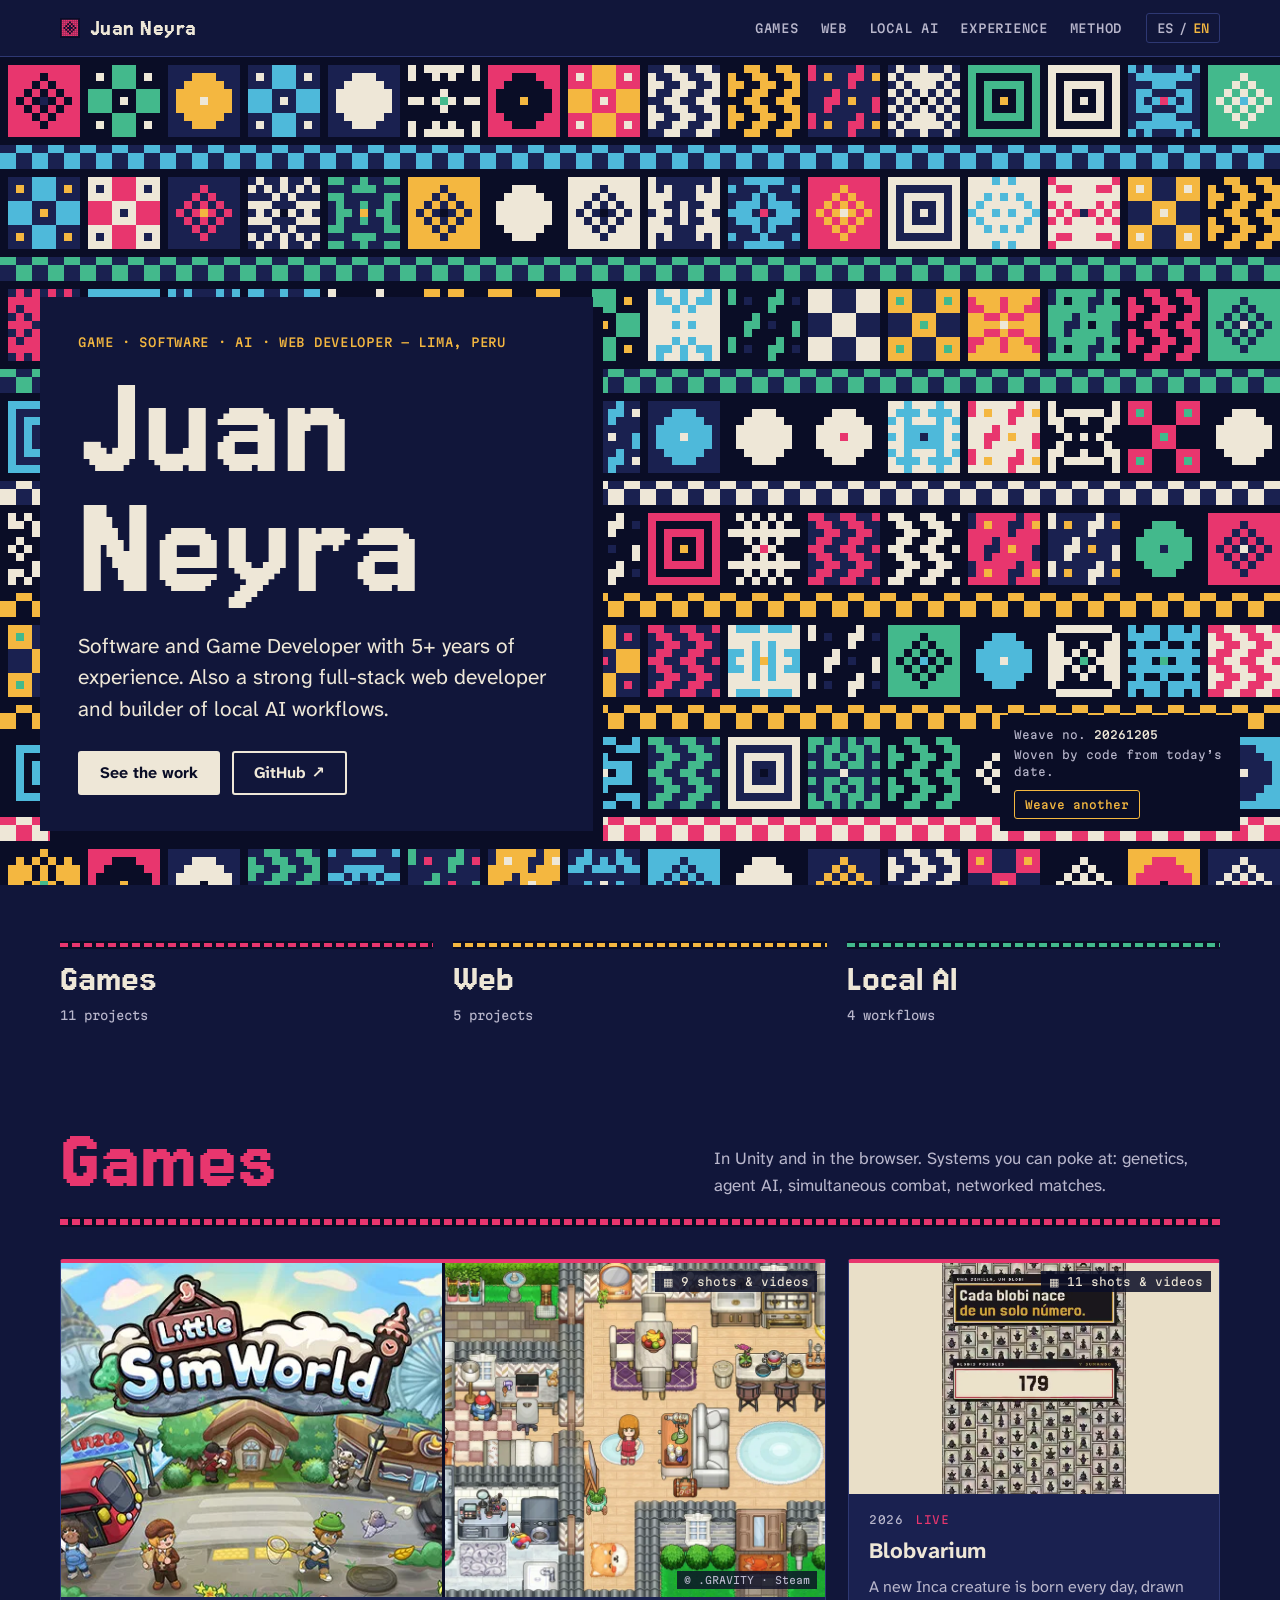
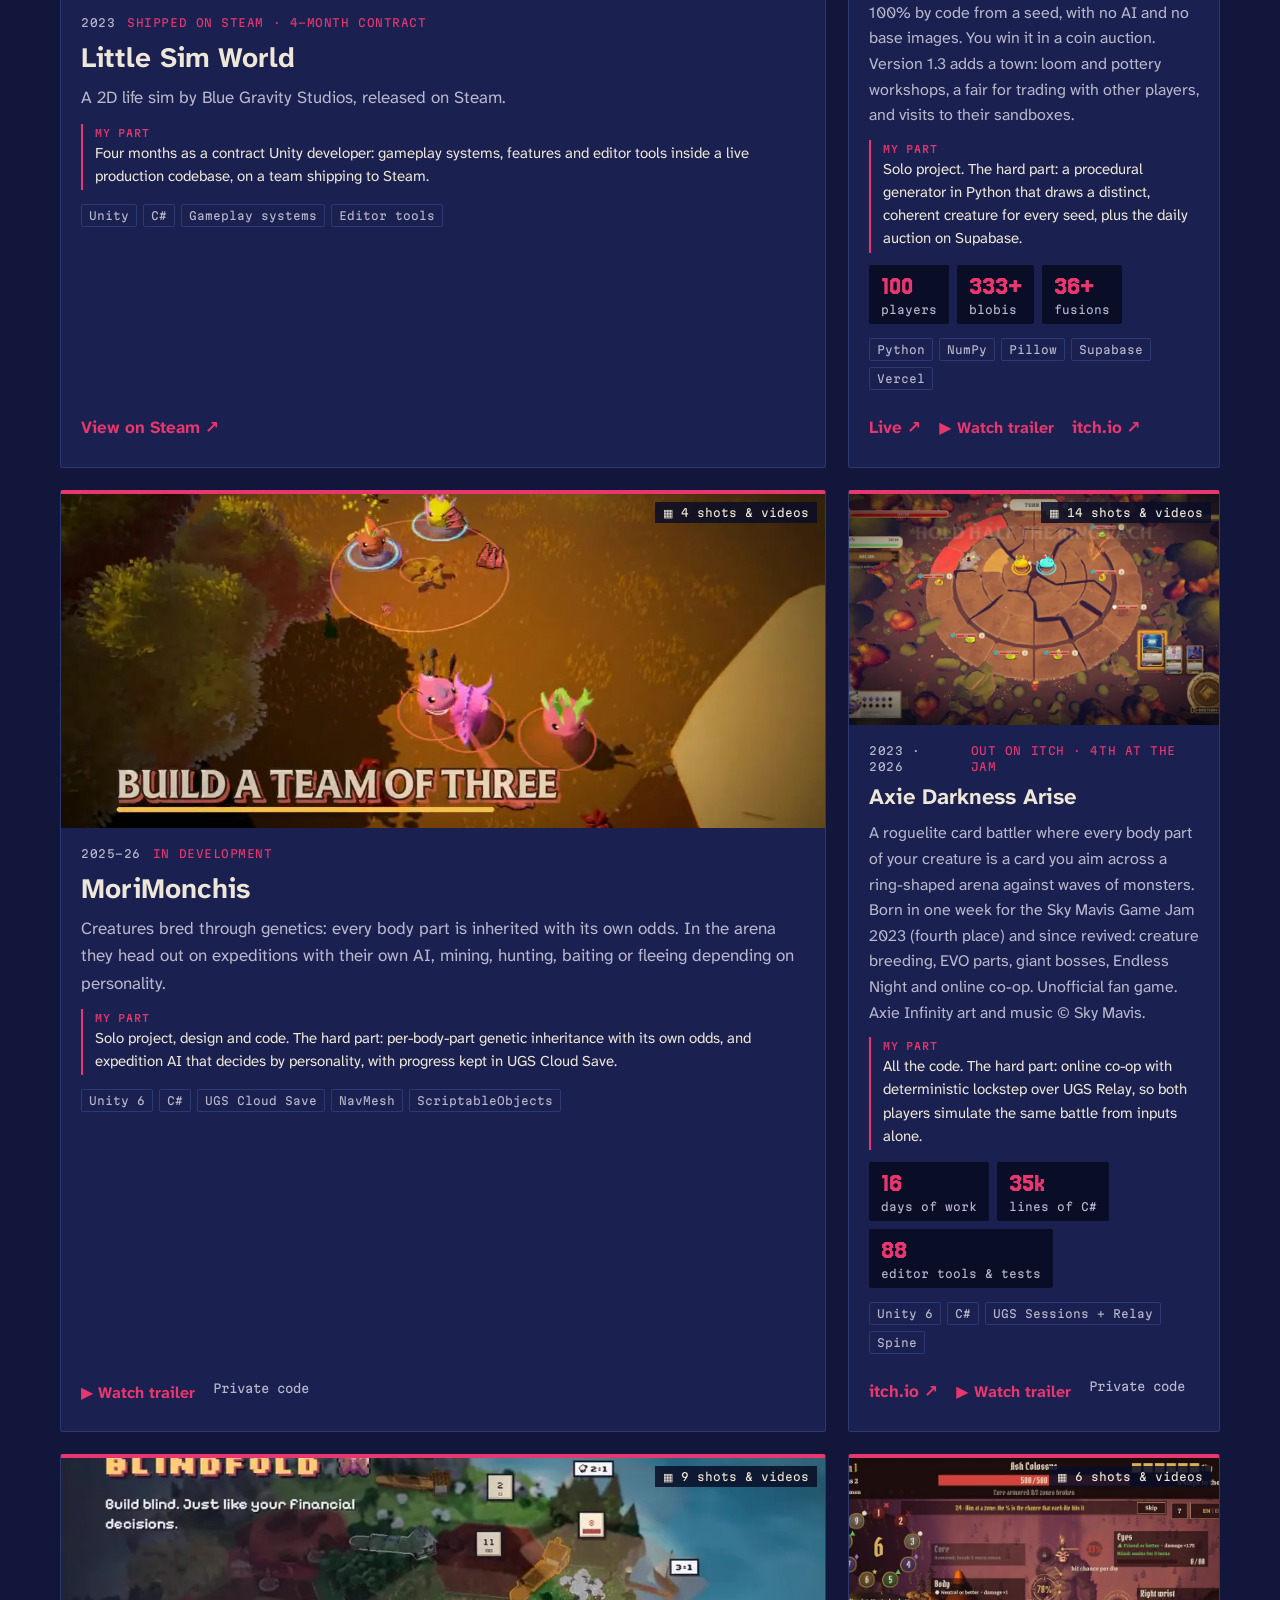
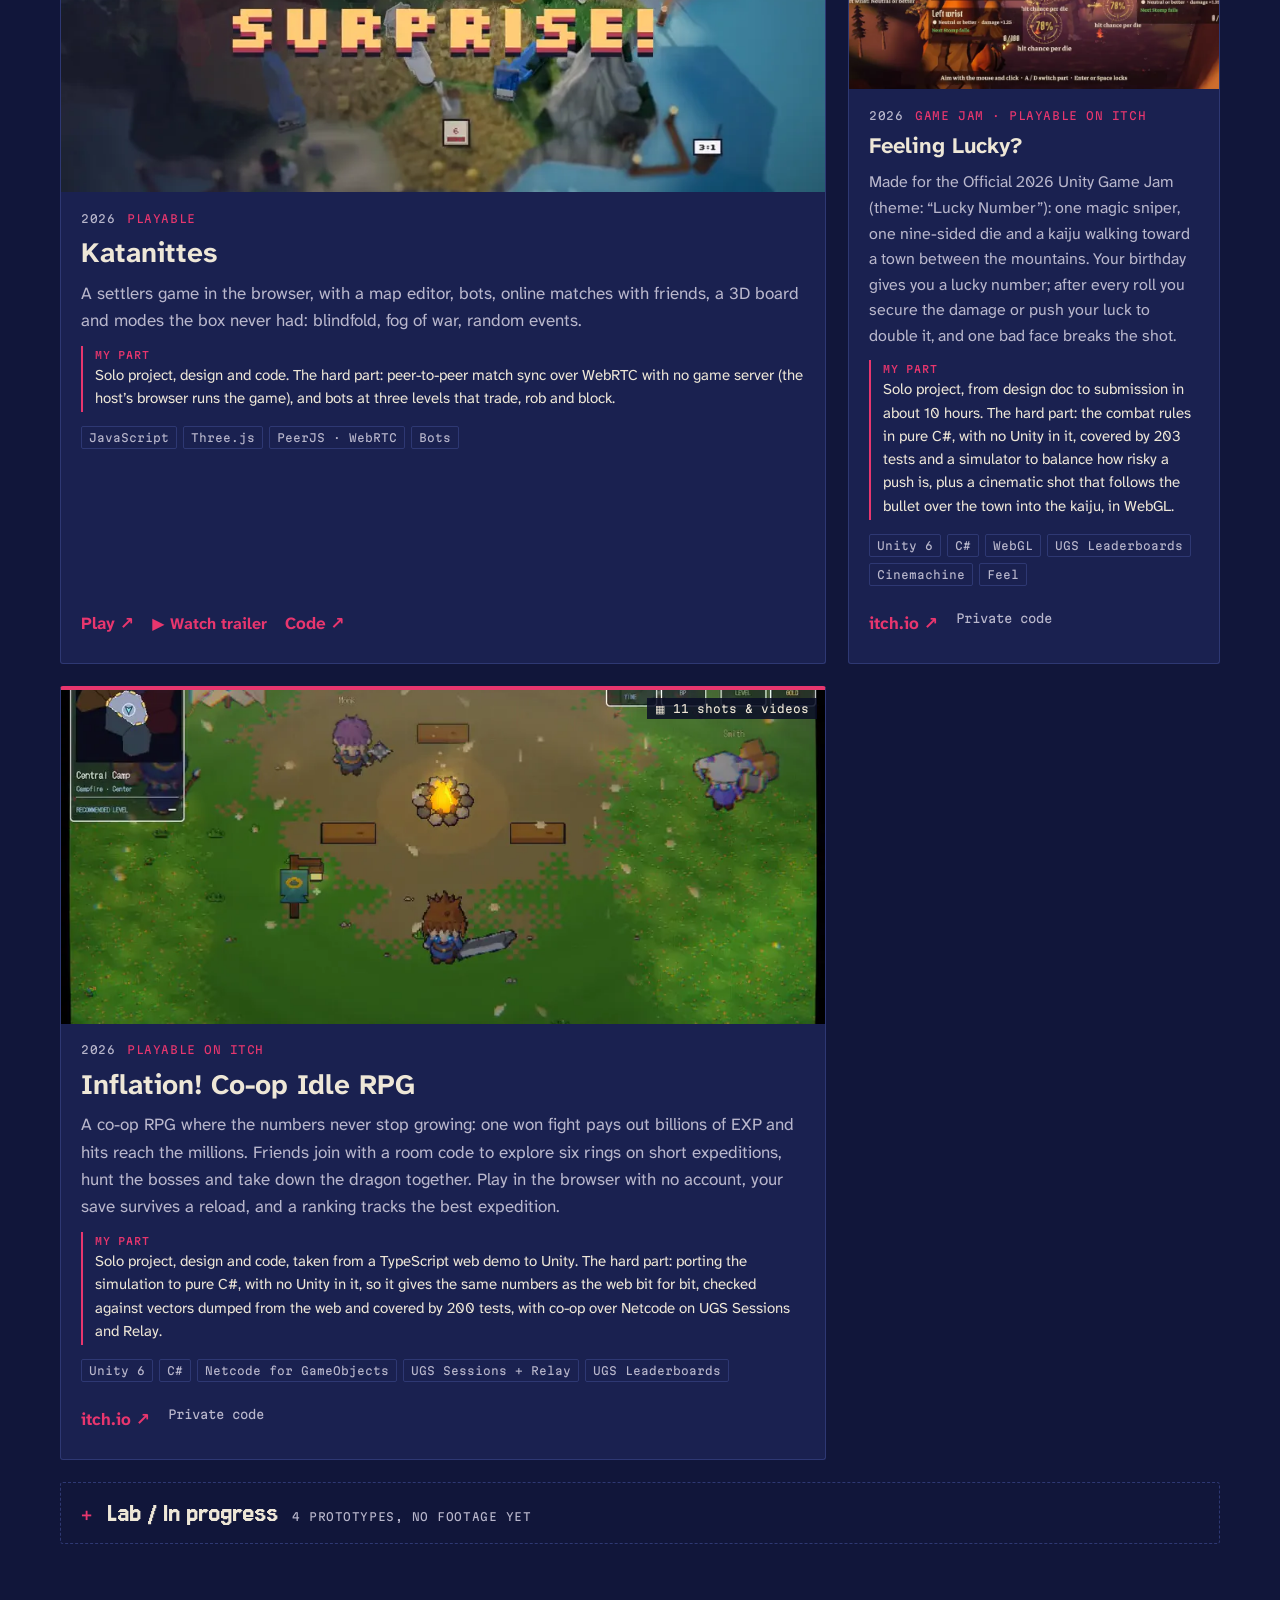
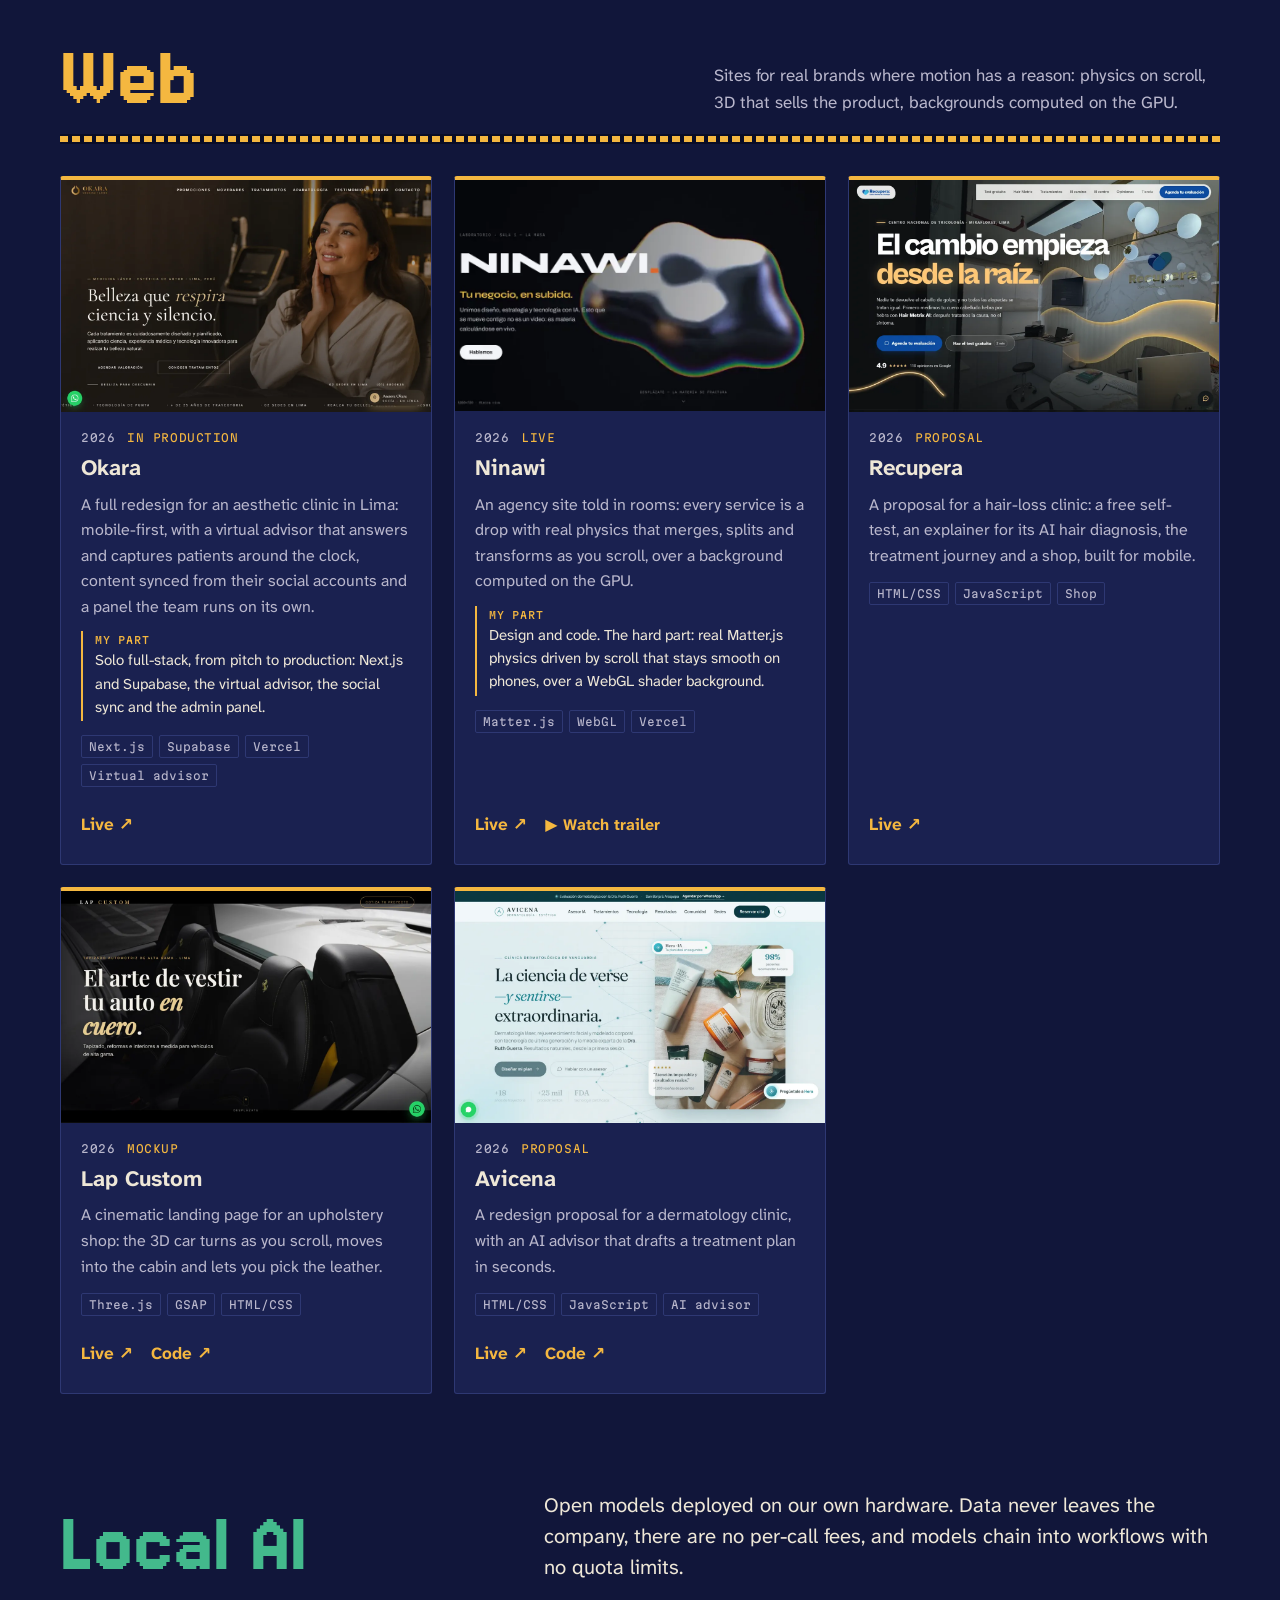
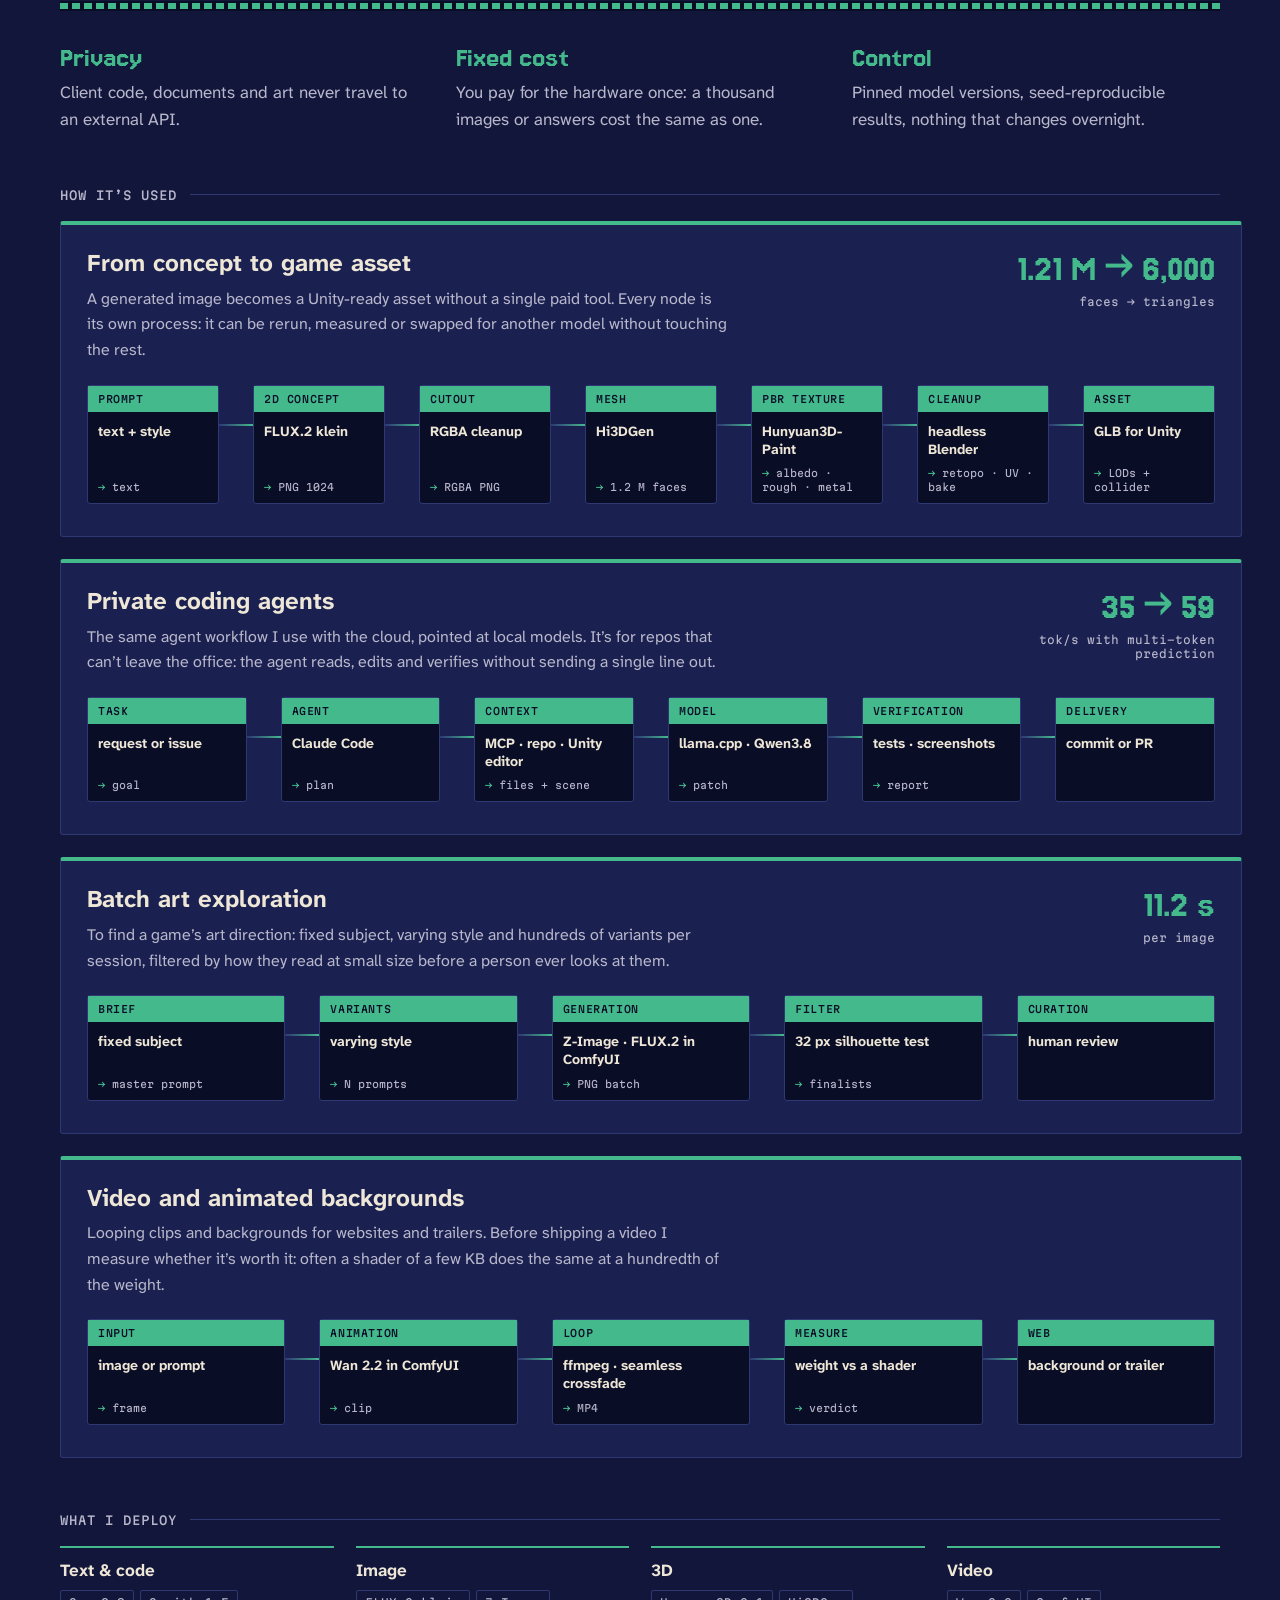
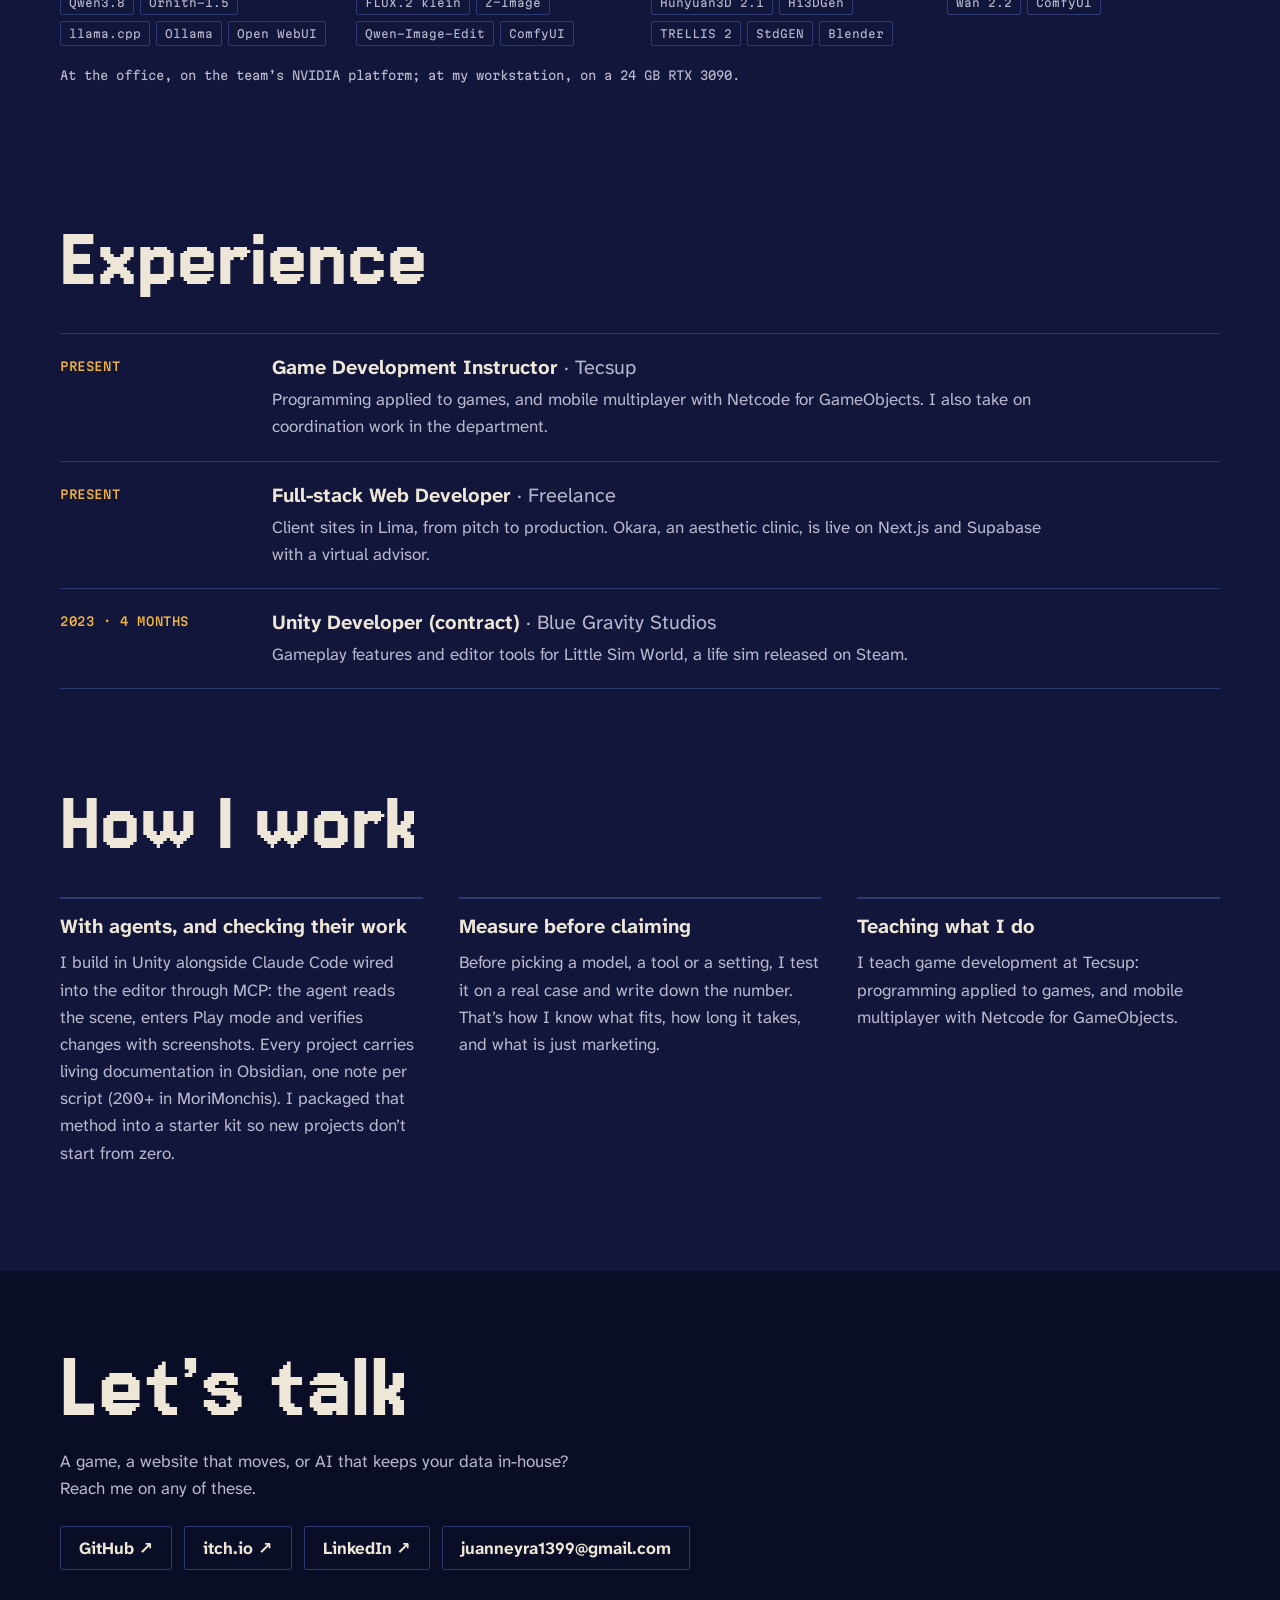
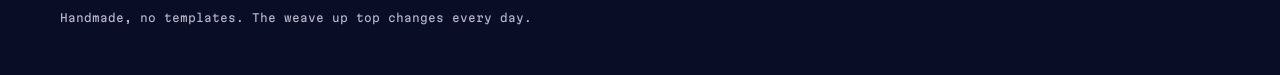
<file: classic.html>
<!doctype html>
<html lang="en">
<head>
<meta charset="utf-8">
<meta name="viewport" content="width=device-width, initial-scale=1">
<title>Juan Neyra · Game, Software, AI & Web Developer</title>
<meta name="description" content="Juan Neyra, Game, Software, AI and Web Developer in Lima, Peru: Unity and browser games, websites for real brands, and local AI workflows.">
<meta property="og:title" content="Juan Neyra · Game, Software, AI &amp; Web Developer">
<meta property="og:description" content="Software and Game Developer with 5+ years of experience. Also a strong full-stack web developer and builder of local AI workflows.">
<meta property="og:image" content="https://kurusudes.github.io/img/og-2.png">
<meta property="og:type" content="website">
<meta name="twitter:card" content="summary_large_image">
<meta name="theme-color" content="#11163A">
<link rel="icon" href="img/favicon.svg" type="image/svg+xml">
<link rel="preconnect" href="https://fonts.googleapis.com">
<link rel="preconnect" href="https://fonts.gstatic.com" crossorigin>
<link href="https://fonts.googleapis.com/css2?family=Atkinson+Hyperlegible+Next:wght@400;600;700&family=Jersey+15&family=Martian+Mono:wght@400;500&display=swap" rel="stylesheet">
<link rel="stylesheet" href="css/style.css">
</head>
<body>

<a class="skip" href="#trabajos" data-i18n="hero.cta">Ver trabajos</a>

<header class="nav">
  <div class="wrap nav__in">
    <a class="nav__brand" href="#top" aria-label="Juan Neyra, inicio">
      <canvas class="nav__mark" width="20" height="20" aria-hidden="true"></canvas>
      <span>Juan Neyra</span>
    </a>
    <nav class="nav__links" aria-label="Secciones">
      <a href="#games" data-i18n="nav.games">Juegos</a>
      <a href="#web" data-i18n="nav.web">Web</a>
      <a href="#ai" data-i18n="nav.ai">IA local</a>
      <a href="#experience" data-i18n="nav.exp">Experiencia</a>
      <a href="#metodo" data-i18n="nav.method">Método</a>
    </nav>
    <button class="lang" type="button" aria-label="Cambiar idioma / Change language">
      <span data-lang="es">ES</span><span aria-hidden="true">/</span><span data-lang="en">EN</span>
    </button>
  </div>
</header>

<main id="top">
  <section class="hero" aria-labelledby="hero-name">
    <canvas class="loom" aria-hidden="true"></canvas>
    <div class="hero__panel">
      <p class="hero__role" data-i18n="hero.role">Game · Software · AI · Web Developer — Lima, Perú</p>
      <h1 class="hero__name" id="hero-name">Juan<br>Neyra</h1>
      <p class="hero__lead" data-i18n="hero.lead">Desarrollador de Software y Videojuegos con más de 5 años de experiencia. También desarrollador web full stack sólido y de flujos de IA local.</p>
      <div class="hero__actions">
        <a class="btn" href="#trabajos" data-i18n="hero.cta">Ver trabajos</a>
        <a class="btn btn--ghost" href="cv/" download data-cv hidden data-i18n="hero.cv">Descargar CV</a>
        <a class="btn btn--ghost" href="https://github.com/KurusuDes" rel="me">GitHub ↗</a>
      </div>
    </div>
    <div class="seed">
      <p><span data-i18n="loom.label">Tejido nº</span> <b class="seed__n">—</b></p>
      <p class="seed__note" data-i18n="loom.note">Se teje con código a partir de la fecha de hoy.</p>
      <button class="seed__btn" type="button" data-i18n="loom.again">Tejer otro</button>
    </div>
  </section>

  <section class="threads wrap" id="trabajos" aria-labelledby="threads-title">
    <h2 class="visually-hidden" id="threads-title" data-i18n="threads.title">Tres hilos</h2>
    <ol class="threads__list"></ol>
  </section>

  <div class="pillars"></div>

  <section class="exp wrap" id="experience" aria-labelledby="exp-title">
    <h2 class="section__title" id="exp-title" data-i18n="exp.title">Experiencia</h2>
    <ol class="exp__list"></ol>
  </section>

  <section class="method wrap" id="metodo" aria-labelledby="method-title">
    <h2 class="section__title" id="method-title" data-i18n="method.title">Cómo trabajo</h2>
    <div class="method__grid">
      <article>
        <h3 data-i18n="method.agents.h"></h3>
        <p data-i18n="method.agents.p"></p>
      </article>
      <article>
        <h3 data-i18n="method.local.h"></h3>
        <p data-i18n="method.local.p"></p>
      </article>
      <article>
        <h3 data-i18n="method.teach.h"></h3>
        <p data-i18n="method.teach.p"></p>
      </article>
    </div>
  </section>
</main>

<footer class="foot" id="contacto">
  <div class="wrap">
    <h2 class="foot__title" data-i18n="footer.title">Hablemos</h2>
    <p class="foot__p" data-i18n="footer.p"></p>
    <ul class="foot__links"></ul>
    <p class="foot__made" data-i18n="footer.made"></p>
  </div>
</footer>

<dialog class="detail" aria-labelledby="detail-title">
  <div class="detail__bar">
    <h2 class="detail__title" id="detail-title"></h2>
    <button class="detail__close" type="button" data-i18n="player.close">Cerrar</button>
  </div>
  <div class="detail__stage"></div>
  <div class="detail__thumbs"></div>
  <div class="detail__body"></div>
</dialog>

<script src="js/data.js"></script>
<script src="js/loom.js"></script>
<script src="js/main.js"></script>
</body>
</html>
</file>
<file: css/style.css>
/* ── Tokens: tintes andinos sobre añil ───────────────────────────── */
:root {
  --anil: #11163A;       /* fondo: añil de noche */
  --anil-2: #1A2150;     /* superficies */
  --hilo: #2E3873;       /* líneas y bordes */
  --noche: #0A0D26;      /* marco de los tocapus */
  --lana: #EEE7D7;       /* texto: lana sin teñir */
  --lana-2: #B9B7CC;     /* texto secundario */
  --cochinilla: #E8366E; /* juegos */
  --maiz: #F4B740;       /* web 3D */
  --chilca: #43B98C;     /* IA local */
  --qocha: #4EB9DA;      /* herramientas */

  --f-display: 'Jersey 15', 'Martian Mono', monospace;
  --f-body: 'Atkinson Hyperlegible Next', system-ui, sans-serif;
  --f-mono: 'Martian Mono', ui-monospace, monospace;

  --gutter: clamp(16px, 4vw, 40px);
  --max: 1240px;
  color-scheme: dark;
}

*, *::before, *::after { box-sizing: border-box; }
html { scroll-behavior: smooth; scroll-padding-top: 72px; }
body {
  margin: 0; background: var(--anil); color: var(--lana);
  font: 400 17px/1.6 var(--f-body);
  -webkit-font-smoothing: antialiased;
  overflow-x: hidden;
}
img { display: block; max-width: 100%; }
a { color: inherit; }
:focus-visible { outline: 3px solid var(--maiz); outline-offset: 3px; border-radius: 2px; }
.wrap { width: 100%; max-width: var(--max); margin-inline: auto; padding-inline: var(--gutter); }
.visually-hidden { position: absolute; width: 1px; height: 1px; overflow: hidden; clip: rect(0 0 0 0); white-space: nowrap; }
.skip { position: absolute; left: 12px; top: -60px; z-index: 50; background: var(--maiz); color: var(--noche); padding: 8px 14px; font-weight: 700; }
.skip:focus { top: 12px; }

/* El hilo: una franja tejida en el color del pilar */
.thread {
  display: block; height: 8px; width: 100%;
  background:
    repeating-linear-gradient(90deg, var(--c) 0 8px, transparent 8px 12px),
    linear-gradient(var(--noche), var(--noche));
  box-shadow: inset 0 2px 0 var(--noche), inset 0 -2px 0 var(--noche);
}

/* ── Navegación ──────────────────────────────────────────────────── */
.nav { position: sticky; top: 0; z-index: 20; background: var(--anil); border-bottom: 1px solid var(--hilo); }
.nav__in { display: flex; align-items: center; gap: 24px; height: 56px; }
.nav__brand { display: flex; align-items: center; gap: 10px; text-decoration: none; font: 400 24px/1 var(--f-display); letter-spacing: .02em; }
.nav__mark { width: 20px; height: 20px; image-rendering: pixelated; }
.nav__links { display: flex; gap: 22px; margin-left: auto; }
.nav__links a { font: 500 12px/1 var(--f-mono); text-transform: uppercase; letter-spacing: .06em; text-decoration: none; color: var(--lana-2); padding: 8px 0; }
.nav__links a:hover { color: var(--lana); }
.lang {
  font: 500 12px/1 var(--f-mono); color: var(--lana-2); background: none; cursor: pointer;
  border: 1px solid var(--hilo); border-radius: 3px; padding: 8px 10px; display: flex; gap: 6px;
}
.lang .on { color: var(--maiz); }
@media (max-width: 860px) {
  .nav__links { display: none; }
  .lang { margin-left: auto; }
}

/* ── Hero: el telar ──────────────────────────────────────────────── */
.hero { position: relative; min-height: min(92svh, 860px); display: flex; align-items: flex-end; overflow: hidden; }
.loom { position: absolute; inset: 0; width: 100%; height: 100%; image-rendering: pixelated; }
.hero__panel {
  position: relative; z-index: 1;
  margin: 0 0 clamp(16px, 6vh, 64px) var(--gutter);
  max-width: 620px; padding: clamp(22px, 3vw, 36px) clamp(22px, 3vw, 40px) clamp(24px, 3vw, 36px);
  background: var(--anil); box-shadow: 10px 10px 0 var(--noche);
}
.hero__role { margin: 0 0 18px; font: 500 12px/1.5 var(--f-mono); letter-spacing: .06em; text-transform: uppercase; color: var(--maiz); }
.hero__name { margin: 0; font: 400 clamp(76px, 12vw, 164px)/.78 var(--f-display); letter-spacing: .01em; }
.hero__lead { margin: 22px 0 26px; font-size: clamp(18px, 1.7vw, 21px); line-height: 1.5; max-width: 34ch; }
.hero__actions { display: flex; flex-wrap: wrap; gap: 12px; }
.btn {
  display: inline-flex; align-items: center; min-height: 44px; padding: 0 20px;
  font: 700 16px/1 var(--f-body); text-decoration: none;
  background: var(--lana); color: var(--noche); border: 2px solid var(--lana); border-radius: 3px;
  transition: transform .15s ease, background-color .15s ease;
}
.btn:hover { transform: translate(-2px, -2px); box-shadow: 2px 2px 0 var(--cochinilla); }
.btn--ghost { background: transparent; color: var(--lana); }
.btn[hidden] { display: none; }

.seed {
  position: absolute; z-index: 1; right: var(--gutter); bottom: clamp(16px, 6vh, 64px);
  background: var(--noche); padding: 12px 14px; max-width: 240px;
  font: 400 11px/1.5 var(--f-mono); color: var(--lana-2);
}
.seed p { margin: 0; }
.seed b { color: var(--lana); font-weight: 500; }
.seed__note { margin-top: 4px !important; }
.seed__btn {
  margin-top: 10px; font: 500 11px/1 var(--f-mono); color: var(--maiz); background: none; cursor: pointer;
  border: 1px solid var(--maiz); border-radius: 3px; padding: 8px 10px;
}
.seed__btn:hover { background: var(--maiz); color: var(--noche); }
@media (max-width: 720px) {
  .hero { flex-direction: column; justify-content: flex-end; align-items: stretch; min-height: min(88svh, 760px); }
  .hero__panel { margin: 0 var(--gutter) 12px; box-shadow: 6px 6px 0 var(--noche); }
  .seed { position: relative; right: auto; bottom: auto; margin: 0 var(--gutter) 16px; max-width: none; display: flex; flex-wrap: wrap; align-items: center; gap: 4px 12px; }
  .seed__note { display: none; }
  .seed__btn { margin: 0 0 0 auto; }
}

/* ── Cuatro hilos (leyenda e índice) ─────────────────────────────── */
.threads { padding-block: 56px 24px; }
.threads__list { list-style: none; margin: 0; padding: 0; display: grid; grid-template-columns: repeat(3, 1fr); gap: 20px; }
.threads__list a { display: grid; gap: 10px; text-decoration: none; padding-bottom: 6px; }
.threads__name { font: 400 clamp(30px, 3.2vw, 40px)/1 var(--f-display); }
.threads__n { font: 400 12px/1 var(--f-mono); color: var(--lana-2); }
.threads__list a:hover .threads__name { color: var(--c); }
@media (max-width: 560px) { .threads__list { grid-template-columns: 1fr; gap: 14px; } }

/* ── Secciones por pilar ─────────────────────────────────────────── */
.pillar { padding-block: 72px 24px; }
.pillar__head { display: flex; flex-wrap: wrap; align-items: flex-end; justify-content: space-between; gap: 8px 40px; margin-bottom: 18px; }
.section__title { margin: 0; font: 400 clamp(52px, 7vw, 96px)/.85 var(--f-display); color: var(--c, var(--lana)); }
.pillar__blurb { margin: 0; max-width: 46ch; color: var(--lana-2); }
.thread--wide { height: 10px; margin-bottom: 32px; }

.grid { display: grid; grid-template-columns: repeat(auto-fill, minmax(min(100%, 330px), 1fr)); grid-auto-flow: dense; gap: 22px; }

/* ── Tarjeta ─────────────────────────────────────────────────────── */
.card {
  display: flex; flex-direction: column; background: var(--anil-2);
  border: 1px solid var(--hilo); border-top: 4px solid var(--c); border-radius: 3px; overflow: hidden;
  transition: border-color .2s ease, transform .2s ease;
}
.card:hover { border-color: var(--c); transform: translateY(-3px); }
.card__media { position: relative; aspect-ratio: 16 / 10; background: var(--noche); overflow: hidden; }
.card__media img { width: 100%; height: 100%; object-fit: cover; transition: transform .5s ease; }
.card:hover .card__media img { transform: scale(1.025); }
.card__media--duo { display: grid; grid-template-columns: 1fr 1fr; gap: 3px; }
.card__cover { width: 100%; height: 100%; display: block; image-rendering: pixelated; }
.card__credit {
  position: absolute; right: 8px; bottom: 8px; margin: 0; padding: 4px 7px;
  background: rgba(10, 13, 38, .8); font: 400 10px/1 var(--f-mono); color: var(--lana-2);
}
.card__stamp {
  position: absolute; left: 50%; top: 50%; transform: translate(-50%, -50%) rotate(-4deg); margin: 0;
  padding: 8px 14px 10px; background: var(--noche); border: 2px solid var(--c);
  font: 400 26px/1 var(--f-display); color: var(--lana); white-space: nowrap; box-shadow: 5px 5px 0 var(--c);
}
.card__stats {
  position: absolute; left: 14px; bottom: 14px; display: flex; gap: 10px; flex-wrap: wrap;
}
.card__stats p { margin: 0; background: var(--noche); padding: 8px 12px 10px; display: grid; gap: 4px; }
.card__stats b { font: 400 34px/.9 var(--f-display); color: var(--c); }
.card__stats span { font: 400 11px/1 var(--f-mono); color: var(--lana-2); }

.card__body { display: flex; flex-direction: column; gap: 10px; padding: 18px 20px 20px; flex: 1; }
.card__meta { margin: 0; display: flex; gap: 12px; font: 400 11px/1.4 var(--f-mono); color: var(--lana-2); text-transform: uppercase; letter-spacing: .05em; }
.card__status { color: var(--c); }
.card__title { margin: 0; font: 700 22px/1.2 var(--f-body); }
.card__text { margin: 0; color: var(--lana-2); font-size: 16px; }
.card__tags { list-style: none; margin: 4px 0 0; padding: 0; display: flex; flex-wrap: wrap; gap: 6px; }
.card__tags li { font: 400 11px/1 var(--f-mono); border: 1px solid var(--hilo); border-radius: 2px; padding: 5px 7px; color: var(--lana-2); }
.card__links { margin: auto 0 0; padding-top: 8px; display: flex; flex-wrap: wrap; gap: 6px 18px; }
.card__links a { font-weight: 700; color: var(--c); text-decoration: none; padding: 6px 0; }
.card__links a:hover { text-decoration: underline; text-underline-offset: 4px; }
/* mi parte: lo que hice yo y el problema difícil */
.card__role {
  margin: 2px 0 0; padding: 2px 0 2px 12px; border-left: 2px solid var(--c);
  font-size: 15px; line-height: 1.55; color: var(--lana);
}
.card__role-k {
  display: block; margin-bottom: 2px;
  font: 500 10px/1.4 var(--f-mono); letter-spacing: .08em; text-transform: uppercase; color: var(--c);
}
.card__nums { list-style: none; margin: 2px 0 0; padding: 0; display: flex; flex-wrap: wrap; gap: 8px; }
.card__nums li { background: var(--noche); padding: 8px 12px 9px; display: grid; gap: 4px; border-radius: 2px; }
.card__nums b { font: 400 30px/.9 var(--f-display); color: var(--c); }
.card__nums span { font: 400 11px/1 var(--f-mono); color: var(--lana-2); }
.card__private { font: 400 12px/1 var(--f-mono); color: var(--lana-2); padding: 8px 0; }

/* vídeo en bucle dentro de la tarjeta */
.card__media--video video { width: 100%; height: 100%; object-fit: cover; display: block; }
.card__media--video.is-contain video { object-fit: contain; }
.card__watch {
  font: 700 16px/1.6 var(--f-body); color: var(--c); background: none; border: 0; padding: 6px 0; cursor: pointer;
}
.card__watch:hover { text-decoration: underline; text-underline-offset: 4px; }

/* la tarjeta entera abre su ficha */
.card[data-id] { cursor: pointer; }
.card__open {
  font: inherit; color: inherit; background: none; border: 0; padding: 0; margin: 0;
  text-align: left; cursor: pointer;
}
.card:hover .card__open { color: var(--c); }
.card__count {
  position: absolute; right: 8px; top: 8px; margin: 0; padding: 5px 8px;
  background: rgba(10, 13, 38, .85); font: 400 11px/1 var(--f-mono); color: var(--lana);
}

/* ficha del trabajo: visor, miniaturas y textos */
.detail {
  width: min(1100px, calc(100vw - 32px)); max-height: calc(100svh - 32px); padding: 0; overflow-y: auto;
  background: var(--noche); color: var(--lana); border: 1px solid var(--hilo); border-top: 4px solid var(--c); border-radius: 3px;
}
.detail::backdrop { background: rgba(6, 8, 24, .86); }
.detail__bar {
  position: sticky; top: 0; z-index: 2; background: var(--noche);
  display: flex; align-items: center; justify-content: space-between; gap: 12px; padding: 10px 14px;
}
.detail__title { margin: 0; font: 400 clamp(24px, 3vw, 34px)/1 var(--f-display); }
.detail__close {
  font: 500 12px/1 var(--f-mono); color: var(--lana); background: none; cursor: pointer;
  border: 1px solid var(--hilo); border-radius: 3px; padding: 10px 12px;
}
.detail__close:hover { border-color: var(--maiz); color: var(--maiz); }
.detail__stage {
  position: relative; width: 100%; aspect-ratio: 16 / 9; max-height: calc(100svh - 220px); background: #000;
}
.detail__stage > img, .detail__stage > video { display: block; width: 100%; height: 100%; object-fit: contain; }
.detail__stage > canvas { display: block; width: 100%; height: 100%; }
.detail__nav {
  position: absolute; top: 50%; transform: translateY(-50%); width: 44px; height: 64px;
  font: 400 40px/1 var(--f-display); color: var(--lana); background: rgba(10, 13, 38, .7);
  border: 1px solid var(--hilo); border-radius: 3px; cursor: pointer;
}
.detail__nav:hover { border-color: var(--c); color: var(--c); }
.detail__nav--prev { left: 10px; }
.detail__nav--next { right: 10px; }
.detail__count {
  position: absolute; left: 10px; top: 10px; margin: 0; padding: 5px 8px;
  background: rgba(10, 13, 38, .8); font: 400 11px/1 var(--f-mono); color: var(--lana-2);
}
/* con vídeo, las flechas no tapan la barra de reproducción */
.detail__stage:has(video) .detail__nav { top: calc(50% - 24px); }
.detail__thumbs { display: flex; gap: 6px; padding: 10px 14px 0; overflow-x: auto; scrollbar-width: thin; }
.detail__thumbs[hidden] { display: none; }
.detail__thumb {
  position: relative; flex: 0 0 auto; width: 104px; aspect-ratio: 16 / 10; padding: 0;
  background: var(--anil-2); border: 2px solid transparent; border-radius: 2px; cursor: pointer; opacity: .65;
}
.detail__thumb img { width: 100%; height: 100%; object-fit: cover; }
.detail__thumb:hover, .detail__thumb[aria-current="true"] { opacity: 1; }
.detail__thumb[aria-current="true"] { border-color: var(--c); }
.detail__thumb.is-video::after {
  content: '▶'; position: absolute; inset: 0; display: grid; place-items: center;
  font-size: 18px; color: var(--lana); text-shadow: 0 1px 4px #000;
}
.detail__body { display: flex; flex-direction: column; gap: 10px; padding: 16px 20px 22px; }
.detail__text { margin: 0; max-width: 75ch; color: var(--lana-2); }
.detail__body .card__role { max-width: 75ch; }
@media (max-width: 560px) {
  .detail { width: 100vw; max-width: 100vw; max-height: 100svh; margin: 0; border-radius: 0; }
  .detail__stage { aspect-ratio: 4 / 3; }
  .detail__nav { width: 36px; height: 52px; font-size: 32px; }
  .detail__thumb { width: 84px; }
}

/* destacadas: ocupan dos columnas */
@media (min-width: 760px) {
  .card--featured { grid-column: span 2; }
  .card--featured .card__media { aspect-ratio: 16 / 7; }
  .card--featured .card__title { font-size: 28px; }
  .card--featured .card__text { font-size: 17px; max-width: 70ch; }
}

/* tarjeta con modelo 3D: el visor arriba, la cadena concept → malla → asset debajo */
.card__media--model { aspect-ratio: auto !important; display: flex; flex-direction: column; gap: 3px; background: var(--noche); }
.card__media--model model-viewer {
  order: 1; width: 100%; aspect-ratio: 16 / 9; --poster-color: transparent;
  background: radial-gradient(70% 80% at 50% 45%, #8b9098, #5f636b);
}
.card__media--model .card__hint {
  order: 2; margin: 0; padding: 8px 14px;
  font: 400 11px/1.4 var(--f-mono); color: var(--lana-2);
}
.card__media--model img { order: 3; width: 100%; height: auto; aspect-ratio: 1396 / 460; }
.card:hover .card__media--model img { transform: none; }
@media (min-width: 760px) { .card__media--model model-viewer { aspect-ratio: 16 / 8; } }

/* ── Lab / en curso: prototipos sin capturas, plegados ─────────────── */
.lab { margin-top: 22px; border: 1px dashed var(--hilo); border-radius: 3px; background: var(--anil); }
.lab > summary {
  display: flex; flex-wrap: wrap; align-items: baseline; gap: 4px 14px; padding: 16px 20px; cursor: pointer; list-style: none;
}
.lab > summary::-webkit-details-marker { display: none; }
.lab > summary::before { content: '+'; font: 500 16px/1 var(--f-mono); color: var(--c); width: 12px; }
.lab[open] > summary::before { content: '–'; }
.lab > summary:hover .lab__title { color: var(--c); }
.lab__title { font: 400 28px/1 var(--f-display); }
.lab__n { font: 400 11px/1.4 var(--f-mono); color: var(--lana-2); text-transform: uppercase; letter-spacing: .05em; }
.lab__list {
  list-style: none; margin: 0; padding: 0 20px 20px;
  display: grid; grid-template-columns: repeat(auto-fill, minmax(min(100%, 260px), 1fr)); gap: 18px 28px;
}
.lab__item { display: flex; flex-direction: column; gap: 6px; padding-top: 14px; border-top: 1px solid var(--hilo); }
.lab__name { margin: 0; font: 700 18px/1.25 var(--f-body); }
.lab__name .card__open:hover { color: var(--c); }
.lab__text { margin: 0; color: var(--lana-2); font-size: 15px; }

/* ── Bloque de IA local ──────────────────────────────────────────── */
.ai { padding-bottom: 40px; }
.ai__lead { margin: 0; max-width: 52ch; font-size: clamp(18px, 1.6vw, 21px); line-height: 1.5; }
.ai__why { display: grid; grid-template-columns: repeat(3, 1fr); gap: 28px; margin-bottom: 56px; }
.ai__why h3 { margin: 0 0 6px; font: 400 30px/1 var(--f-display); color: var(--c); }
.ai__why p { margin: 0; color: var(--lana-2); }
.ai__sub {
  margin: 0 0 20px; font: 500 12px/1 var(--f-mono); letter-spacing: .08em; text-transform: uppercase; color: var(--lana-2);
  display: flex; align-items: center; gap: 14px;
}
.ai__sub::after { content: ''; flex: 1; height: 1px; background: var(--hilo); }

.ai__flows { display: grid; gap: 22px; margin-bottom: 56px; }
.flow {
  background: var(--anil-2); border: 1px solid var(--hilo); border-top: 4px solid var(--c); border-radius: 3px;
  padding: 24px 26px 26px;
}
.flow__head { display: flex; justify-content: space-between; align-items: flex-start; gap: 16px 40px; margin-bottom: 22px; }
.flow__title { margin: 0 0 8px; font: 700 24px/1.2 var(--f-body); }
.flow__text { margin: 0; color: var(--lana-2); font-size: 16px; max-width: 64ch; }
.flow__proof { margin: 0; flex: none; text-align: right; display: grid; gap: 6px; }
.flow__proof b { font: 400 40px/1 var(--f-display); color: var(--c); }
.flow__proof span { font: 400 11px/1.3 var(--f-mono); color: var(--lana-2); max-width: 22ch; margin-left: auto; }

/* El pipeline: nodos unidos por cables, como en un editor de nodos */
.pipe__scroll { overflow-x: auto; padding-bottom: 6px; }
.pipe { --gap: 34px; list-style: none; margin: 0; padding: 0; display: flex; gap: var(--gap); min-width: min-content; }
.pipe__node {
  position: relative; flex: 1 1 0; min-width: 132px; display: flex; flex-direction: column;
  background: var(--noche); border: 1px solid var(--hilo); border-radius: 3px;
}
.pipe__k {
  padding: 7px 10px; font: 500 10px/1.2 var(--f-mono); letter-spacing: .06em; text-transform: uppercase;
  color: var(--noche); background: var(--c);
}
.pipe__v { padding: 10px 10px 4px; font: 700 14px/1.3 var(--f-body); color: var(--lana); }
.pipe__out { margin-top: auto; padding: 4px 10px 9px; font: 400 10px/1.4 var(--f-mono); color: var(--lana-2); }
.pipe__out::before { content: '→ '; color: var(--c); }
/* cable hacia el nodo anterior, con un pulso que lo recorre */
.pipe__node + .pipe__node::before {
  content: ''; position: absolute; left: calc(-1 * var(--gap) - 1px); top: 38px; width: var(--gap); height: 2px;
  background: linear-gradient(90deg, var(--hilo), var(--c));
}
.pipe__node + .pipe__node::after {
  content: ''; position: absolute; left: calc(-1 * var(--gap)); top: 35px; width: 8px; height: 8px; border-radius: 50%;
  background: var(--lana); box-shadow: 0 0 8px var(--c);
  animation: pulso 2.4s linear infinite; animation-delay: calc(var(--i, 0) * .35s); opacity: 0;
}
@keyframes pulso {
  0% { transform: translateX(0); opacity: 0; }
  15% { opacity: 1; }
  45% { transform: translateX(calc(var(--gap) - 8px)); opacity: 1; }
  55%, 100% { transform: translateX(calc(var(--gap) - 8px)); opacity: 0; }
}

.ai__stack { margin: 0; display: grid; grid-template-columns: repeat(4, 1fr); gap: 22px; }
.ai__stack div { border-top: 2px solid var(--c); padding-top: 12px; }
.ai__stack dt { font: 700 17px/1.2 var(--f-body); margin-bottom: 10px; }
.ai__stack dd { margin: 0; }
.ai__stack ul { list-style: none; margin: 0; padding: 0; display: flex; flex-wrap: wrap; gap: 6px; }
.ai__stack li { font: 400 11px/1 var(--f-mono); border: 1px solid var(--hilo); border-radius: 2px; padding: 6px 8px; color: var(--lana-2); }
.ai__hw { margin: 20px 0 0; font: 400 12px/1.6 var(--f-mono); color: var(--lana-2); }

@media (max-width: 980px) {
  .ai__stack { grid-template-columns: 1fr 1fr; }
}
@media (max-width: 640px) {
  .ai__why, .ai__stack { grid-template-columns: 1fr; }
  .flow { padding: 20px 18px 22px; }
  .flow__head { flex-direction: column; }
  .flow__proof { text-align: left; }
  .flow__proof span { margin-left: 0; }
  /* en el móvil el pipeline baja en vertical */
  .pipe { --gap: 24px; flex-direction: column; min-width: 0; }
  .pipe__node { min-width: 0; }
  .pipe__node + .pipe__node::before { left: 22px; top: calc(-1 * var(--gap) - 1px); width: 2px; height: var(--gap);
    background: linear-gradient(var(--hilo), var(--c)); }
  .pipe__node + .pipe__node::after { left: 19px; top: calc(-1 * var(--gap)); animation-name: pulso-v; }
  @keyframes pulso-v {
    0% { transform: translateY(0); opacity: 0; }
    15% { opacity: 1; }
    45% { transform: translateY(calc(var(--gap) - 8px)); opacity: 1; }
    55%, 100% { transform: translateY(calc(var(--gap) - 8px)); opacity: 0; }
  }
  .ai__why { gap: 18px; }
}

/* ── Experiencia ─────────────────────────────────────────────────── */
.exp { padding-block: 96px 0; }
.exp .section__title { margin-bottom: 36px; }
.exp__list { list-style: none; margin: 0; padding: 0; display: grid; gap: 0; }
.exp__item {
  display: grid; grid-template-columns: 180px 1fr; gap: 6px 32px;
  padding: 20px 0; border-top: 1px solid var(--hilo);
}
.exp__item:last-child { border-bottom: 1px solid var(--hilo); }
.exp__when { margin: 0; padding-top: 4px; font: 500 12px/1.4 var(--f-mono); letter-spacing: .05em; text-transform: uppercase; color: var(--maiz); }
.exp__role { margin: 0 0 6px; font: 700 20px/1.3 var(--f-body); }
.exp__org { font-weight: 400; color: var(--lana-2); }
.exp__text { margin: 0; max-width: 70ch; color: var(--lana-2); }
@media (max-width: 640px) { .exp__item { grid-template-columns: 1fr; } }

/* ── Método ──────────────────────────────────────────────────────── */
.method { padding-block: 96px 40px; }
.method .section__title { margin-bottom: 36px; }
.method__grid { display: grid; grid-template-columns: repeat(3, 1fr); gap: 36px; }
.method h3 { margin: 0 0 10px; font: 700 20px/1.3 var(--f-body); padding-top: 14px; border-top: 2px solid var(--hilo); }
.method p { margin: 0; color: var(--lana-2); }
@media (max-width: 860px) { .method__grid { grid-template-columns: 1fr; gap: 28px; } }

/* ── Pie ─────────────────────────────────────────────────────────── */
.foot { margin-top: 64px; padding-block: 72px 48px; background: var(--noche); }
.foot__title { margin: 0; font: 400 clamp(56px, 8vw, 112px)/.85 var(--f-display); }
.foot__p { max-width: 48ch; color: var(--lana-2); margin: 18px 0 24px; }
.foot__links { list-style: none; margin: 0; padding: 0; display: flex; flex-wrap: wrap; gap: 12px; }
.foot__links a {
  display: inline-flex; align-items: center; min-height: 44px; padding: 0 18px;
  border: 1px solid var(--hilo); border-radius: 3px; text-decoration: none; font-weight: 700;
}
.foot__links a:hover { border-color: var(--maiz); color: var(--maiz); }
.foot__made { margin: 40px 0 0; font: 400 11px/1.5 var(--f-mono); color: var(--lana-2); }

@media (prefers-reduced-motion: reduce) {
  html { scroll-behavior: auto; }
  .pipe__node + .pipe__node::after { animation: none; }
  *, *::before, *::after { transition: none !important; }
}
</file>
